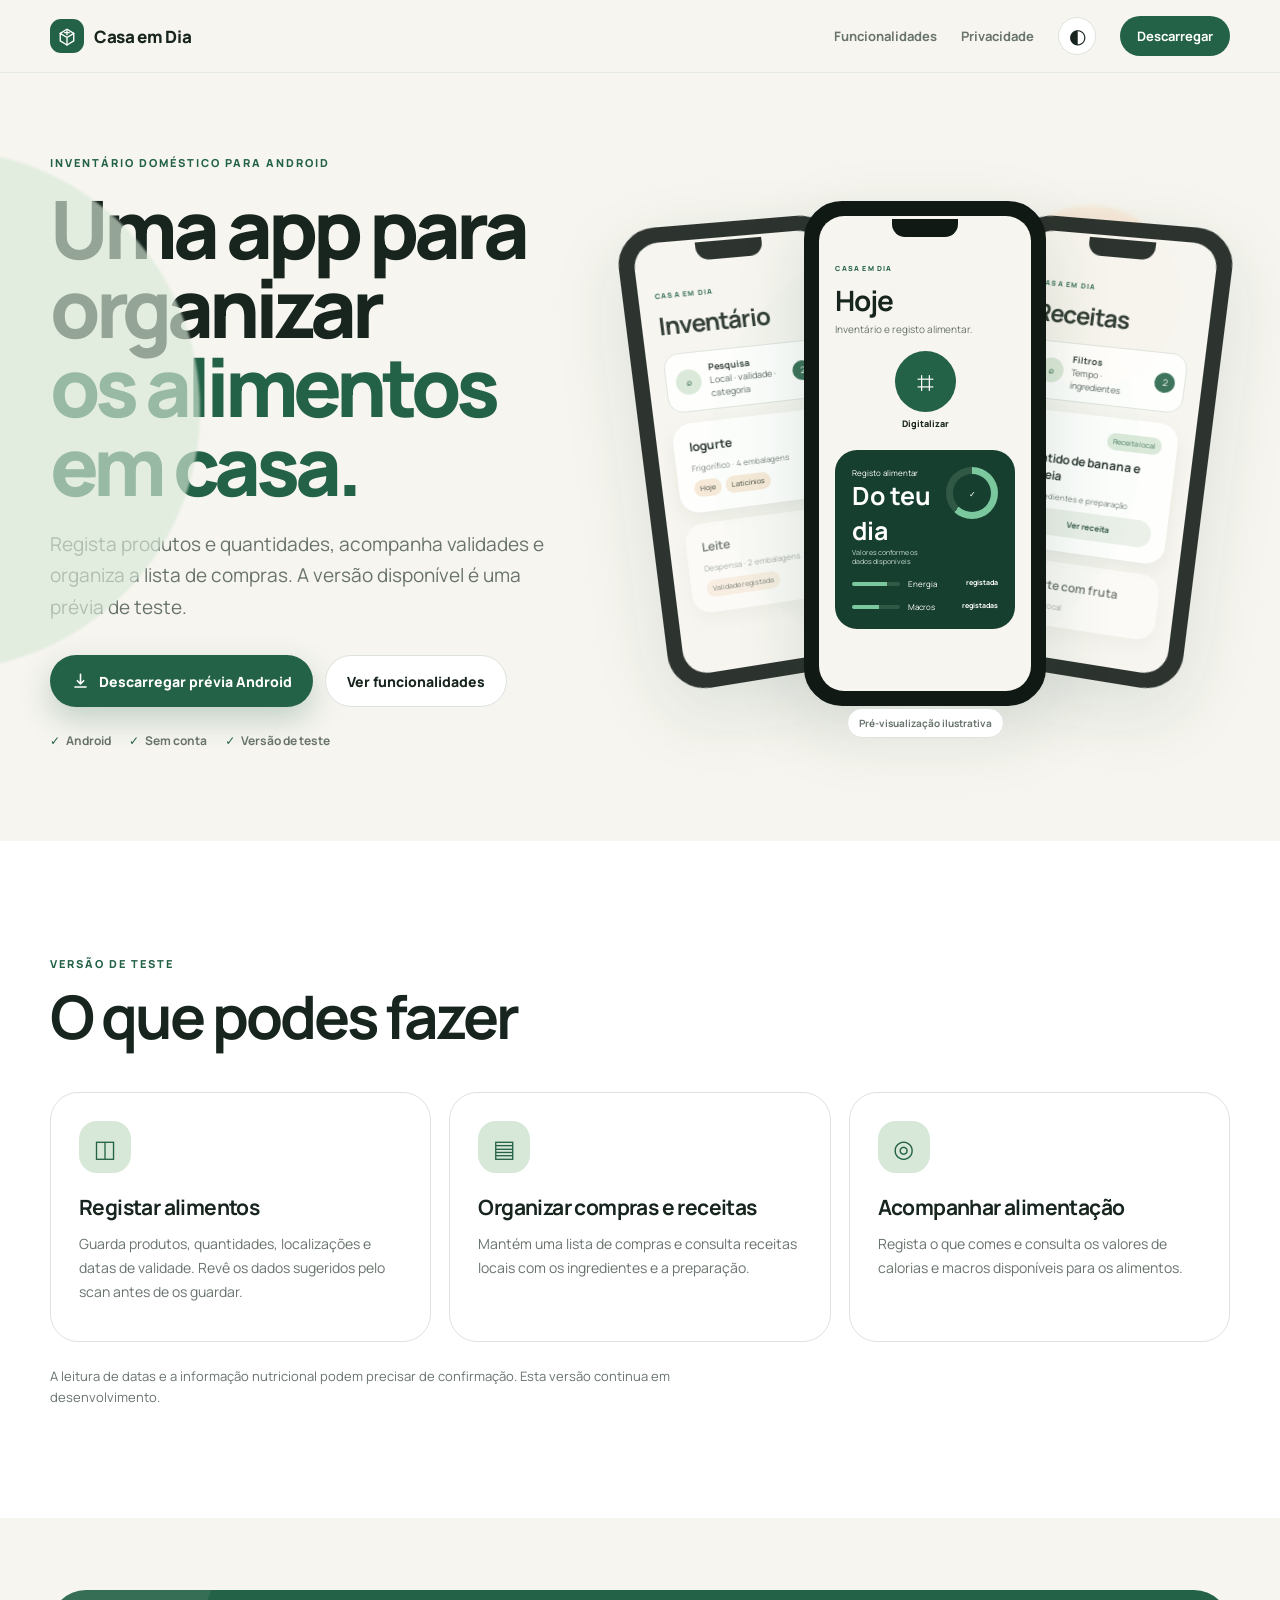
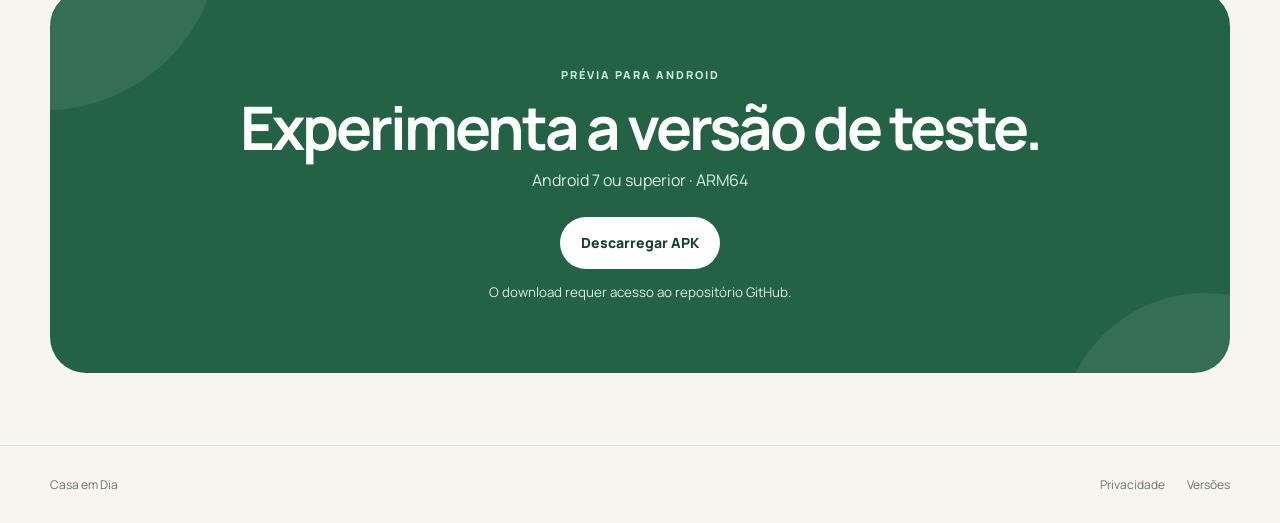
<file: index.html>
<!doctype html>
<html lang="pt-PT">
  <head>
    <meta charset="utf-8" />
    <meta name="viewport" content="width=device-width, initial-scale=1" />
    <title>Casa em Dia — inventário alimentar para Android</title>
    <meta
      name="description"
      content="Uma app Android para registar os alimentos de casa, acompanhar validades e organizar compras. Disponível em versão de teste."
    />
    <meta name="theme-color" content="#F6F5EF" />
    <meta property="og:type" content="website" />
    <meta property="og:locale" content="pt_PT" />
    <meta
      property="og:title"
      content="Casa em Dia — inventário alimentar para Android"
    />
    <meta
      property="og:description"
      content="Regista alimentos, acompanha validades e organiza compras numa app Android em fase de teste."
    />
    <link rel="stylesheet" href="site.css" />
    <script>
      try {
        if (localStorage.getItem('casa-em-dia-theme') === 'dark')
          document.documentElement.dataset.theme = 'dark';
      } catch (error) {}
    </script>
  </head>
  <body>
    <header class="topbar">
      <div class="wrap nav-wrap">
        <a class="brand" href="#top" aria-label="Casa em Dia — início">
          <span class="brand-mark" aria-hidden="true">
            <svg viewBox="0 0 32 32" fill="none">
              <path d="M7 12.5 16 7l9 5.5v10L16 28l-9-5.5v-10Z" />
              <path d="m7 12.5 9 5.5 9-5.5M16 18v10" />
              <path d="M13 11.5h6M16 8.8v5.4" />
            </svg>
          </span>
          Casa em Dia
        </a>
        <nav aria-label="Navegação principal">
          <a class="nav-link" href="#funcionalidades">Funcionalidades</a>
          <a class="nav-link" href="privacy.html">Privacidade</a>
          <button
            class="theme"
            type="button"
            aria-label="Alternar tema"
            title="Alternar tema"
          >
            <span aria-hidden="true">◐</span>
          </button>
          <a
            class="mini-cta"
            href="https://github.com/jrafael-rep/home-inventory/releases/download/android-preview-1.4.1-6/casa-em-dia-preview-arm64.apk"
            rel="noopener"
          >
            Descarregar
          </a>
        </nav>
      </div>
    </header>

    <main id="top">
      <section class="hero">
        <div class="wrap hero-grid">
          <div class="hero-copy reveal">
            <span class="eyebrow">INVENTÁRIO DOMÉSTICO PARA ANDROID</span>
            <h1>
              Uma app para organizar<br /><span>os alimentos em casa.</span>
            </h1>
            <p class="lede">
              Regista produtos e quantidades, acompanha validades e organiza a
              lista de compras. A versão disponível é uma prévia de teste.
            </p>
            <div class="actions">
              <a
                class="button primary"
                href="https://github.com/jrafael-rep/home-inventory/releases/download/android-preview-1.4.1-6/casa-em-dia-preview-arm64.apk"
                rel="noopener"
              >
                <svg viewBox="0 0 24 24" aria-hidden="true">
                  <path d="M12 3v12m0 0 4-4m-4 4-4-4M5 19h14" />
                </svg>
                Descarregar prévia Android
              </a>
              <a class="button secondary" href="#funcionalidades"
                >Ver funcionalidades</a
              >
            </div>
            <div class="trust" aria-label="Informação da aplicação">
              <span>Android</span><span>Sem conta</span
              ><span>Versão de teste</span>
            </div>
          </div>

          <div
            class="phone-stage reveal"
            aria-label="Exemplo ilustrativo da aplicação"
          >
            <div class="orb one"></div>
            <div class="orb two"></div>
            <div class="phone back left" aria-hidden="true">
              <div class="speaker"></div>
              <div class="screen">
                <small>CASA EM DIA</small>
                <h3>Inventário</h3>
                <div class="filter-mock">
                  <b>⌕</b
                  ><span
                    >Pesquisa<br /><em>Local · validade · categoria</em></span
                  ><i>2</i>
                </div>
                <div class="food-card">
                  <b>Iogurte</b><span>Frigorífico · 4 embalagens</span>
                  <div><i>Hoje</i><i>Laticínios</i></div>
                </div>
                <div class="food-card faint">
                  <b>Leite</b><span>Despensa · 2 embalagens</span>
                  <div><i>Validade registada</i></div>
                </div>
              </div>
            </div>
            <div class="phone front">
              <div class="speaker"></div>
              <div class="screen today-screen">
                <small>CASA EM DIA</small>
                <h3>Hoje</h3>
                <p>Inventário e registo alimentar.</p>
                <div class="scan-circle">⌗</div>
                <span class="scan-label">Digitalizar</span>
                <div class="today-card">
                  <div>
                    <span>Registo alimentar</span><b>Do teu dia</b
                    ><em>Valores conforme os dados disponíveis</em>
                  </div>
                  <div class="ring"><span>✓</span></div>
                  <div class="macro">
                    <i style="--p: 72%"></i
                    ><span>Energia <b>registada</b></span>
                  </div>
                  <div class="macro">
                    <i style="--p: 56%"></i
                    ><span>Macros <b>registadas</b></span>
                  </div>
                </div>
              </div>
            </div>
            <div class="phone back right" aria-hidden="true">
              <div class="speaker"></div>
              <div class="screen">
                <small>CASA EM DIA</small>
                <h3>Receitas</h3>
                <div class="filter-mock">
                  <b>⌕</b><span>Filtros<br /><em>Tempo · ingredientes</em></span
                  ><i>2</i>
                </div>
                <div class="recipe-card">
                  <span class="pill">Receita local</span
                  ><b>Batido de banana e aveia</b
                  ><em>Ingredientes e preparação</em
                  ><button>Ver receita</button>
                </div>
                <div class="recipe-card faint">
                  <b>Iogurte com fruta</b><em>Receita local</em>
                </div>
              </div>
            </div>
            <span class="phone-caption">Pré-visualização ilustrativa</span>
          </div>
        </div>
      </section>

      <section class="section soft" id="funcionalidades">
        <div class="wrap">
          <div class="section-head reveal">
            <span class="eyebrow">VERSÃO DE TESTE</span>
            <h2>O que podes fazer</h2>
          </div>
          <div class="steps">
            <article class="step reveal">
              <div class="step-icon">◫</div>
              <h3>Registar alimentos</h3>
              <p>
                Guarda produtos, quantidades, localizações e datas de validade.
                Revê os dados sugeridos pelo scan antes de os guardar.
              </p>
            </article>
            <article class="step reveal">
              <div class="step-icon">▤</div>
              <h3>Organizar compras e receitas</h3>
              <p>
                Mantém uma lista de compras e consulta receitas locais com os
                ingredientes e a preparação.
              </p>
            </article>
            <article class="step reveal">
              <div class="step-icon">◎</div>
              <h3>Acompanhar alimentação</h3>
              <p>
                Regista o que comes e consulta os valores de calorias e macros
                disponíveis para os alimentos.
              </p>
            </article>
          </div>
          <p class="release-note reveal">
            A leitura de datas e a informação nutricional podem precisar de
            confirmação. Esta versão continua em desenvolvimento.
          </p>
        </div>
      </section>

      <section class="final-cta" id="versao">
        <div class="wrap reveal">
          <div class="final-box">
            <span class="eyebrow">PRÉVIA PARA ANDROID</span>
            <h2>Experimenta a versão de teste.</h2>
            <p>Android 7 ou superior · ARM64</p>
            <a
              class="button primary light"
              href="https://github.com/jrafael-rep/home-inventory/releases/download/android-preview-1.4.1-6/casa-em-dia-preview-arm64.apk"
              rel="noopener"
              >Descarregar APK</a
            >
            <small>O download requer acesso ao repositório GitHub.</small>
          </div>
        </div>
      </section>
    </main>

    <footer>
      <div class="wrap footer-grid">
        <span>Casa em Dia</span>
        <div>
          <a href="privacy.html">Privacidade</a
          ><a
            href="https://github.com/jrafael-rep/home-inventory/releases"
            rel="noopener"
            >Versões</a
          >
        </div>
      </div>
    </footer>
    <script src="site.js"></script>
  </body>
</html>
</file>
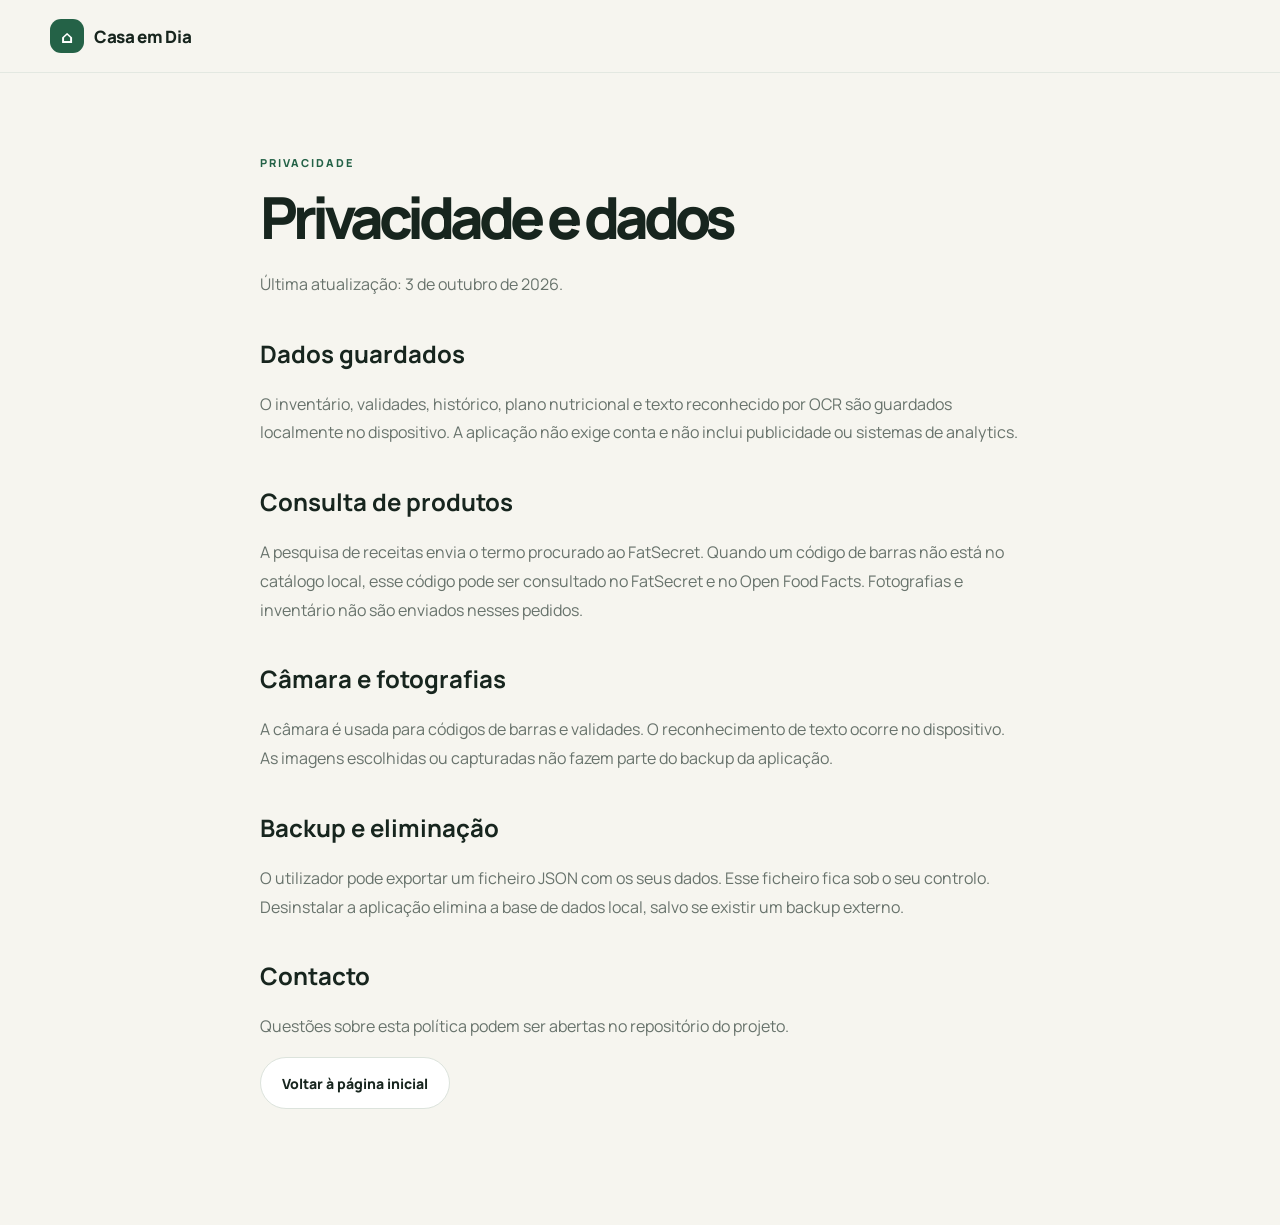
<file: privacy.html>
<!doctype html>
<html lang="pt-PT">
  <head>
    <meta charset="utf-8" />
    <meta name="viewport" content="width=device-width, initial-scale=1" />
    <title>Privacidade — Casa em Dia</title>
    <meta name="theme-color" content="#F6F5EF" />
    <link rel="stylesheet" href="site.css" />
  </head>
  <body>
    <header class="topbar">
      <div class="wrap nav-wrap">
        <a class="brand" href="./"
          ><span class="brand-mark" aria-hidden="true">⌂</span>Casa em Dia</a
        >
      </div>
    </header>
    <main class="legal wrap">
      <span class="eyebrow">PRIVACIDADE</span>
      <h1>Privacidade e dados</h1>
      <p>Última atualização: 3 de outubro de 2026.</p>
      <h2>Dados guardados</h2>
      <p>
        O inventário, validades, histórico, plano nutricional e texto
        reconhecido por OCR são guardados localmente no dispositivo. A aplicação
        não exige conta e não inclui publicidade ou sistemas de analytics.
      </p>
      <h2>Consulta de produtos</h2>
      <p>
        A pesquisa de receitas envia o termo procurado ao FatSecret. Quando um
        código de barras não está no catálogo local, esse código pode ser
        consultado no FatSecret e no Open Food Facts. Fotografias e inventário
        não são enviados nesses pedidos.
      </p>
      <h2>Câmara e fotografias</h2>
      <p>
        A câmara é usada para códigos de barras e validades. O reconhecimento de
        texto ocorre no dispositivo. As imagens escolhidas ou capturadas não
        fazem parte do backup da aplicação.
      </p>
      <h2>Backup e eliminação</h2>
      <p>
        O utilizador pode exportar um ficheiro JSON com os seus dados. Esse
        ficheiro fica sob o seu controlo. Desinstalar a aplicação elimina a base
        de dados local, salvo se existir um backup externo.
      </p>
      <h2>Contacto</h2>
      <p>
        Questões sobre esta política podem ser abertas no repositório do
        projeto.
      </p>
      <p><a class="button secondary" href="./">Voltar à página inicial</a></p>
    </main>
    <style>
      .legal {
        padding: 150px 0 100px;
        max-width: 760px;
      }
      .legal h1 {
        font-size: 58px;
      }
      .legal h2 {
        margin-top: 38px;
        font-size: 24px;
      }
      .legal p {
        color: var(--muted);
        font-size: 16px;
        line-height: 1.8;
      }
      .legal .button {
        color: var(--ink);
      }
      @media (max-width: 720px) {
        .legal h1 {
          font-size: 42px;
        }
      }
    </style>
  </body>
</html>
</file>
<file: site.css>
@import url('https://fonts.googleapis.com/css2?family=Manrope:wght@400;500;600;700;800&display=swap');

:root {
  --bg: #f6f5ef;
  --surface: #fff;
  --soft: #eaf0e9;
  --mint: #d8e8d8;
  --ink: #17251e;
  --muted: #68736c;
  --green: #246247;
  --deep: #173f30;
  --line: #dce3dc;
  --cream: #f8e8d5;
  --orange: #a85d17;
  --shadow: 0 24px 70px rgba(23, 63, 48, 0.13);
}

[data-theme='dark'] {
  --bg: #101813;
  --surface: #17231c;
  --soft: #213128;
  --mint: #294c39;
  --ink: #f2f5f1;
  --muted: #aab6ae;
  --green: #69bd91;
  --deep: #d8e8d8;
  --line: #304139;
  --cream: #4b3523;
  --orange: #edb878;
  --shadow: 0 24px 70px rgba(0, 0, 0, 0.28);
}

* {
  box-sizing: border-box;
}
html {
  scroll-behavior: smooth;
}
body {
  margin: 0;
  overflow-x: hidden;
  background: var(--bg);
  color: var(--ink);
  font-family: Manrope, system-ui, sans-serif;
  -webkit-font-smoothing: antialiased;
}
a {
  color: inherit;
  text-decoration: none;
}
button,
a {
  -webkit-tap-highlight-color: transparent;
}
.wrap {
  width: min(1180px, calc(100% - 40px));
  margin: 0 auto;
}
.topbar {
  position: fixed;
  inset: 0 0 auto;
  z-index: 20;
  background: color-mix(in srgb, var(--bg) 86%, transparent);
  border-bottom: 1px solid color-mix(in srgb, var(--line) 72%, transparent);
  backdrop-filter: blur(18px);
}
.nav-wrap {
  height: 72px;
  display: flex;
  align-items: center;
  justify-content: space-between;
}
.brand {
  display: inline-flex;
  align-items: center;
  gap: 10px;
  font-size: 17px;
  font-weight: 800;
  letter-spacing: -0.35px;
}
.brand-mark {
  width: 34px;
  height: 34px;
  display: grid;
  place-items: center;
  border-radius: 11px;
  color: #fff;
  background: var(--green);
}
.brand-mark svg {
  width: 24px;
  stroke: currentColor;
  stroke-width: 1.8;
  stroke-linejoin: round;
  stroke-linecap: round;
}
nav {
  display: flex;
  align-items: center;
  gap: 24px;
  font-size: 13px;
  font-weight: 700;
}
.nav-link {
  color: var(--muted);
  transition: color 0.2s ease;
}
.nav-link:hover {
  color: var(--ink);
}
.theme {
  width: 38px;
  height: 38px;
  border: 1px solid var(--line);
  border-radius: 50%;
  color: var(--ink);
  background: var(--surface);
  cursor: pointer;
  font-size: 20px;
  transition: transform 0.2s ease;
}
.theme:hover {
  transform: rotate(18deg);
}
.mini-cta {
  padding: 11px 17px;
  border-radius: 99px;
  color: #fff;
  background: var(--green);
}
.hero {
  min-height: 760px;
  padding: 150px 0 92px;
  position: relative;
}
.hero::before {
  content: '';
  position: absolute;
  width: 520px;
  height: 520px;
  border-radius: 50%;
  background: color-mix(in srgb, var(--mint) 65%, transparent);
  filter: blur(1px);
  left: -320px;
  top: 150px;
}
.hero-grid {
  display: grid;
  grid-template-columns: 0.92fr 1.08fr;
  gap: 52px;
  align-items: center;
}
.eyebrow {
  display: inline-block;
  color: var(--green);
  font-weight: 800;
  letter-spacing: 2px;
  font-size: 11px;
}
h1,
h2,
h3,
p {
  margin-top: 0;
}
h1 {
  max-width: 660px;
  margin: 17px 0 24px;
  font-size: clamp(52px, 6.3vw, 88px);
  line-height: 0.98;
  letter-spacing: -5px;
  font-weight: 800;
}
h1 span {
  color: var(--green);
}
.lede {
  max-width: 600px;
  color: var(--muted);
  font-size: 19px;
  line-height: 1.65;
}
.actions {
  display: flex;
  gap: 12px;
  margin: 32px 0 25px;
  flex-wrap: wrap;
}
.button {
  min-height: 52px;
  padding: 0 21px;
  border-radius: 99px;
  display: inline-flex;
  align-items: center;
  justify-content: center;
  gap: 9px;
  font-size: 14px;
  font-weight: 800;
  transition:
    transform 0.2s ease,
    box-shadow 0.2s ease,
    background 0.2s ease;
}
.button:hover {
  transform: translateY(-2px);
}
.button svg {
  width: 19px;
  fill: none;
  stroke: currentColor;
  stroke-width: 2;
  stroke-linecap: round;
  stroke-linejoin: round;
}
.button.primary {
  color: #fff;
  background: var(--green);
  box-shadow: 0 12px 30px color-mix(in srgb, var(--green) 25%, transparent);
}
.button.secondary {
  border: 1px solid var(--line);
  background: var(--surface);
}
.trust {
  display: flex;
  flex-wrap: wrap;
  gap: 18px;
  color: var(--muted);
  font-size: 12px;
  font-weight: 700;
}
.trust span::before {
  content: '✓';
  color: var(--green);
  margin-right: 6px;
}
.phone-stage {
  min-height: 580px;
  position: relative;
  display: flex;
  justify-content: center;
  align-items: center;
  perspective: 1300px;
}
.phone-caption {
  position: absolute;
  z-index: 5;
  bottom: 2px;
  padding: 7px 11px;
  border: 1px solid var(--line);
  border-radius: 99px;
  color: var(--muted);
  background: var(--surface);
  font-size: 10px;
  font-weight: 700;
}
.orb {
  position: absolute;
  border-radius: 50%;
  filter: blur(2px);
}
.orb.one {
  width: 430px;
  height: 430px;
  background: var(--mint);
}
.orb.two {
  width: 180px;
  height: 180px;
  right: 8%;
  top: 8%;
  background: var(--cream);
  opacity: 0.9;
}
.phone {
  width: 242px;
  height: 505px;
  border: 8px solid #111915;
  border-radius: 38px;
  padding: 7px;
  background: #111915;
  position: absolute;
  box-shadow: var(--shadow);
  transition: transform 0.5s cubic-bezier(0.2, 0.8, 0.2, 1);
}
.phone::after {
  content: '';
  position: absolute;
  inset: 8px;
  border: 1px solid rgba(255, 255, 255, 0.08);
  border-radius: 25px;
  pointer-events: none;
}
.phone-stage:hover .front {
  transform: translateY(-7px);
}
.phone-stage:hover .left {
  transform: translate(-22px, -3px) rotateY(13deg) rotateZ(-7deg);
}
.phone-stage:hover .right {
  transform: translate(22px, 3px) rotateY(-13deg) rotateZ(7deg);
}
.phone.front {
  z-index: 3;
  transform: translateY(4px);
}
.phone.back {
  width: 218px;
  height: 458px;
  z-index: 1;
  opacity: 0.88;
}
.phone.left {
  left: 4%;
  transform: rotateY(13deg) rotateZ(-7deg);
}
.phone.right {
  right: 4%;
  transform: rotateY(-13deg) rotateZ(7deg);
}
.speaker {
  position: absolute;
  z-index: 4;
  width: 66px;
  height: 18px;
  top: 10px;
  left: 50%;
  transform: translateX(-50%);
  border-radius: 0 0 13px 13px;
  background: #111915;
}
.screen {
  height: 100%;
  overflow: hidden;
  border-radius: 25px;
  padding: 38px 16px 18px;
  background: #f6f5ef;
  color: #17251e;
}
.screen small {
  font-size: 7px;
  color: #246247;
  font-weight: 800;
  letter-spacing: 1.2px;
}
.screen h3 {
  font-size: 24px;
  margin: 5px 0 12px;
  letter-spacing: -1px;
}
.screen > p {
  color: #68736c;
  font-size: 10px;
  line-height: 1.5;
}
.filter-mock {
  display: flex;
  align-items: center;
  gap: 8px;
  background: #fff;
  border: 1px solid #dce3dc;
  border-radius: 15px;
  padding: 9px;
  font-size: 9px;
}
.filter-mock b {
  width: 25px;
  height: 25px;
  display: grid;
  place-items: center;
  background: #d8e8d8;
  border-radius: 50%;
  color: #246247;
}
.filter-mock span {
  flex: 1;
  font-weight: 700;
}
.filter-mock em {
  color: #68736c;
  font-style: normal;
  font-weight: 500;
}
.filter-mock i {
  width: 20px;
  height: 20px;
  display: grid;
  place-items: center;
  color: #fff;
  background: #246247;
  border-radius: 50%;
  font-style: normal;
}
.food-card,
.recipe-card {
  position: relative;
  display: flex;
  flex-direction: column;
  gap: 7px;
  margin-top: 11px;
  padding: 15px;
  border-radius: 19px;
  background: #fff;
  box-shadow: 0 8px 20px rgba(23, 37, 30, 0.06);
}
.food-card > b,
.recipe-card > b {
  font-size: 12px;
}
.food-card > span,
.recipe-card > em {
  color: #68736c;
  font-size: 8px;
  font-style: normal;
}
.food-card div {
  display: flex;
  gap: 4px;
}
.food-card i,
.pill {
  padding: 4px 6px;
  border-radius: 99px;
  background: #f8e8d5;
  font-size: 7px;
  font-style: normal;
}
.faint {
  opacity: 0.62;
}
.recipe-card .pill {
  align-self: flex-end;
  color: #246247;
  background: #d8e8d8;
}
.recipe-card button {
  border: 0;
  padding: 8px;
  color: #173f30;
  background: #eaf0e9;
  border-radius: 99px;
  font: 700 8px Manrope;
}
.today-screen {
  text-align: left;
}
.today-screen h3 {
  font-size: 28px;
  margin-bottom: 3px;
}
.today-screen > p {
  margin-bottom: 10px;
}
.scan-circle {
  width: 61px;
  height: 61px;
  margin: 14px auto 5px;
  display: grid;
  place-items: center;
  border-radius: 50%;
  color: #fff;
  background: #246247;
  font-size: 30px;
}
.scan-label {
  display: block;
  text-align: center;
  font-size: 9px;
  font-weight: 800;
}
.today-card {
  margin-top: 20px;
  padding: 17px;
  border-radius: 22px;
  background: #173f30;
  color: #fff;
  display: grid;
  grid-template-columns: 1fr auto;
  gap: 12px;
}
.today-card > div:first-child {
  display: flex;
  flex-direction: column;
}
.today-card span {
  font-size: 8px;
}
.today-card b {
  font-size: 25px;
}
.today-card em {
  font-size: 7px;
  color: #c9ddcf;
  font-style: normal;
}
.ring {
  width: 52px;
  height: 52px;
  border-radius: 50%;
  display: grid;
  place-items: center;
  background: conic-gradient(#7bc89e 62%, #315844 0);
}
.ring::before {
  content: '';
  position: absolute;
  width: 38px;
  height: 38px;
  border-radius: 50%;
  background: #173f30;
}
.ring span {
  z-index: 1;
  font-weight: 800;
}
.macro {
  grid-column: 1/-1;
  display: grid;
  grid-template-columns: 48px 1fr;
  gap: 8px;
  align-items: center;
}
.macro i {
  height: 4px;
  border-radius: 4px;
  background: linear-gradient(90deg, #7bc89e var(--p), #315844 0);
}
.macro span {
  display: flex;
  justify-content: space-between;
}
.macro b {
  font-size: 7px;
}
.promise {
  padding: 64px 0;
  background: var(--deep);
  color: var(--bg);
}
[data-theme='dark'] .promise {
  color: #17251e;
  background: #d8e8d8;
}
.promise-grid {
  display: grid;
  grid-template-columns: 220px 1fr;
  gap: 60px;
  align-items: start;
}
.promise .eyebrow {
  color: #8cd4aa;
}
.promise p {
  max-width: 860px;
  margin: 0;
  font-size: clamp(25px, 3.2vw, 42px);
  line-height: 1.28;
  letter-spacing: -1.5px;
}
.promise p strong {
  color: #fff;
}
[data-theme='dark'] .promise p strong {
  color: #17251e;
}
.section {
  padding: 110px 0;
}
.section.soft {
  background: var(--surface);
}
.section-head {
  max-width: 720px;
  margin-bottom: 44px;
}
.section-head h2,
.goal-section h2,
.final-box h2 {
  margin: 12px 0 16px;
  font-size: clamp(38px, 5vw, 60px);
  line-height: 1.05;
  letter-spacing: -3px;
}
.section-head > p {
  color: var(--muted);
  font-size: 17px;
  line-height: 1.7;
}
.steps {
  display: grid;
  grid-template-columns: repeat(3, 1fr);
  gap: 18px;
}
.step {
  position: relative;
  min-height: 250px;
  padding: 28px;
  border: 1px solid var(--line);
  border-radius: 28px;
  background: var(--surface);
}
.step > span {
  float: right;
  color: color-mix(in srgb, var(--muted) 55%, transparent);
  font-size: 12px;
  font-weight: 800;
}
.step-icon,
.feature-icon {
  width: 52px;
  height: 52px;
  margin-bottom: 20px;
  display: grid;
  place-items: center;
  border-radius: 18px;
  color: var(--green);
  background: var(--mint);
  font-size: 24px;
}
.step h3,
.feature h3 {
  margin-bottom: 11px;
  font-size: 21px;
  letter-spacing: -0.6px;
}
.step p,
.feature p {
  margin: 0;
  color: var(--muted);
  font-size: 14px;
  line-height: 1.7;
}
.release-note {
  max-width: 680px;
  margin: 24px 0 0;
  color: var(--muted);
  font-size: 13px;
  line-height: 1.6;
}
.bento {
  display: grid;
  grid-template-columns: 1.1fr 0.9fr;
  gap: 18px;
}
.feature {
  min-height: 290px;
  padding: 30px;
  border: 1px solid var(--line);
  border-radius: 30px;
  background: var(--bg);
  overflow: hidden;
}
.feature.featured {
  min-height: 440px;
  display: grid;
  grid-template-columns: 0.9fr 1.1fr;
  align-items: center;
  gap: 30px;
  grid-column: 1/-1;
}
.feature.dark {
  color: #fff;
  background: #173f30;
  border-color: #173f30;
}
.feature.dark p {
  color: #c9ddcf;
}
.feature.tint {
  background: var(--cream);
}
.feature.wide {
  grid-column: 1/-1;
  min-height: 220px;
  display: flex;
  justify-content: space-between;
  align-items: center;
  gap: 30px;
}
.mini-list {
  padding: 12px;
  border-radius: 23px;
  background: var(--surface);
  box-shadow: var(--shadow);
}
.mini-list > div {
  display: grid;
  grid-template-columns: 10px 1fr auto;
  gap: 11px;
  align-items: center;
  padding: 13px 9px;
  border-bottom: 1px solid var(--line);
}
.mini-list > div:last-child {
  border: 0;
}
.mini-list i {
  width: 8px;
  height: 8px;
  border-radius: 50%;
}
.mini-list .red {
  background: #af4338;
}
.mini-list .amber {
  background: #d99132;
}
.mini-list .green {
  background: #4b9a6e;
}
.mini-list span {
  display: flex;
  flex-direction: column;
}
.mini-list b {
  font-size: 13px;
}
.mini-list em {
  color: var(--muted);
  font-size: 10px;
  font-style: normal;
}
.mini-list strong {
  font-size: 13px;
}
.tag-cloud,
.privacy-pills {
  display: flex;
  flex-wrap: wrap;
  gap: 7px;
  margin-top: 34px;
}
.tag-cloud span,
.privacy-pills span {
  padding: 8px 11px;
  border-radius: 99px;
  background: rgba(255, 255, 255, 0.1);
  font-size: 10px;
  font-weight: 700;
}
.privacy-pills span {
  color: var(--green);
  background: var(--mint);
}
.goal-section {
  padding: 110px 0;
  color: #fff;
  background: #173f30;
}
.goal-grid {
  display: grid;
  grid-template-columns: 1fr 0.82fr;
  gap: 80px;
  align-items: center;
}
.goal-section .eyebrow {
  color: #8cd4aa;
}
.goal-section p {
  max-width: 580px;
  color: #c9ddcf;
  font-size: 17px;
  line-height: 1.7;
}
.goal-card {
  padding: 30px;
  border-radius: 30px;
  color: #17251e;
  background: #f6f5ef;
  box-shadow: 0 25px 70px rgba(0, 0, 0, 0.2);
}
.goal-top {
  display: flex;
  justify-content: space-between;
  align-items: end;
  padding-bottom: 22px;
  border-bottom: 1px solid #dce3dc;
}
.goal-top > span {
  color: #68736c;
  font-size: 12px;
  font-weight: 700;
}
.goal-top > b {
  font-size: 32px;
}
.goal-top small {
  font-size: 11px;
}
.goal-row {
  margin-top: 20px;
  display: grid;
  grid-template-columns: 78px 1fr auto;
  gap: 12px;
  align-items: center;
  font-size: 10px;
}
.goal-row > div {
  height: 7px;
  border-radius: 99px;
  background: #dce3dc;
  overflow: hidden;
}
.goal-row i {
  display: block;
  width: var(--p);
  height: 100%;
  border-radius: inherit;
  background: #4b9a6e;
}
.goal-row b {
  min-width: 66px;
  text-align: right;
}
.goal-card > p {
  margin: 24px 0 0;
  color: #68736c;
  font-size: 10px;
}
.final-cta {
  padding: 72px 0;
}
.final-box {
  padding: 72px 30px;
  border-radius: 36px;
  text-align: center;
  color: #fff;
  background: var(--green);
  position: relative;
  overflow: hidden;
}
.final-box::before,
.final-box::after {
  content: '';
  position: absolute;
  border-radius: 50%;
  background: rgba(255, 255, 255, 0.08);
}
.final-box::before {
  width: 350px;
  height: 350px;
  left: -180px;
  top: -230px;
}
.final-box::after {
  width: 290px;
  height: 290px;
  right: -120px;
  bottom: -210px;
}
.final-box > * {
  position: relative;
  z-index: 1;
}
.final-box .eyebrow {
  color: #caecd7;
}
.final-box h2 {
  margin-bottom: 10px;
}
.final-box p {
  margin-bottom: 26px;
  color: #d9eee1;
}
.button.light {
  color: #173f30;
  background: #fff;
  box-shadow: none;
}
.final-box small {
  display: block;
  margin-top: 14px;
  color: #d9eee1;
}
footer {
  padding: 30px 0;
  border-top: 1px solid var(--line);
  color: var(--muted);
  font-size: 12px;
}
.footer-grid {
  display: flex;
  align-items: center;
  justify-content: space-between;
}
.footer-grid div {
  display: flex;
  gap: 22px;
}
.footer-grid a:hover {
  color: var(--ink);
}
.reveal {
  opacity: 0;
  transform: translateY(18px);
  transition:
    opacity 0.65s ease,
    transform 0.65s cubic-bezier(0.2, 0.8, 0.2, 1);
}
.reveal.visible {
  opacity: 1;
  transform: none;
}

@media (max-width: 980px) {
  .hero-grid {
    grid-template-columns: 1fr;
  }
  .hero-copy {
    text-align: center;
  }
  .hero-copy .lede {
    margin-left: auto;
    margin-right: auto;
  }
  .actions,
  .trust {
    justify-content: center;
  }
  .phone-stage {
    margin-top: 20px;
  }
  .goal-grid {
    grid-template-columns: 1fr;
    gap: 45px;
  }
  .promise-grid {
    grid-template-columns: 1fr;
    gap: 20px;
  }
  .steps {
    grid-template-columns: 1fr;
    gap: 12px;
  }
  .step {
    min-height: auto;
    padding: 22px;
  }
  .phone.left {
    left: 12%;
  }
  .phone.right {
    right: 12%;
  }
}
@media (max-width: 720px) {
  .wrap {
    width: min(100% - 28px, 1180px);
  }
  .nav-wrap {
    height: 64px;
  }
  .nav-link,
  .mini-cta {
    display: none;
  }
  .topbar nav {
    gap: 0;
  }
  .hero {
    min-height: 0;
    padding: 105px 0 42px;
  }
  .hero-grid {
    gap: 20px;
  }
  h1 {
    font-size: 44px;
    letter-spacing: -2.7px;
  }
  .lede {
    font-size: 16px;
  }
  .phone-stage {
    min-height: 410px;
    transform: scale(0.8);
    margin: -14px -40px -22px;
  }
  .phone.back {
    display: none;
  }
  .promise {
    padding: 54px 0;
  }
  .promise p {
    font-size: 27px;
  }
  .section {
    padding: 80px 0;
  }
  .section-head h2,
  .goal-section h2,
  .final-box h2 {
    font-size: 39px;
    letter-spacing: -2px;
  }
  .section {
    padding: 58px 0;
  }
  .goal-section {
    padding: 80px 0;
  }
  .goal-card {
    padding: 23px;
  }
  .goal-row {
    grid-template-columns: 66px 1fr;
  }
  .goal-row > b {
    grid-column: 2;
    text-align: left;
  }
  .final-cta {
    padding: 70px 0;
  }
  .final-box {
    padding: 60px 22px;
  }
  .footer-grid {
    align-items: flex-start;
    gap: 20px;
  }
  .footer-grid div {
    flex-direction: column;
    gap: 8px;
  }
}
@media (prefers-reduced-motion: reduce) {
  html {
    scroll-behavior: auto;
  }
  .reveal {
    opacity: 1;
    transform: none;
    transition: none;
  }
  .phone,
  .button,
  .theme {
    transition: none;
  }
}
</file>
